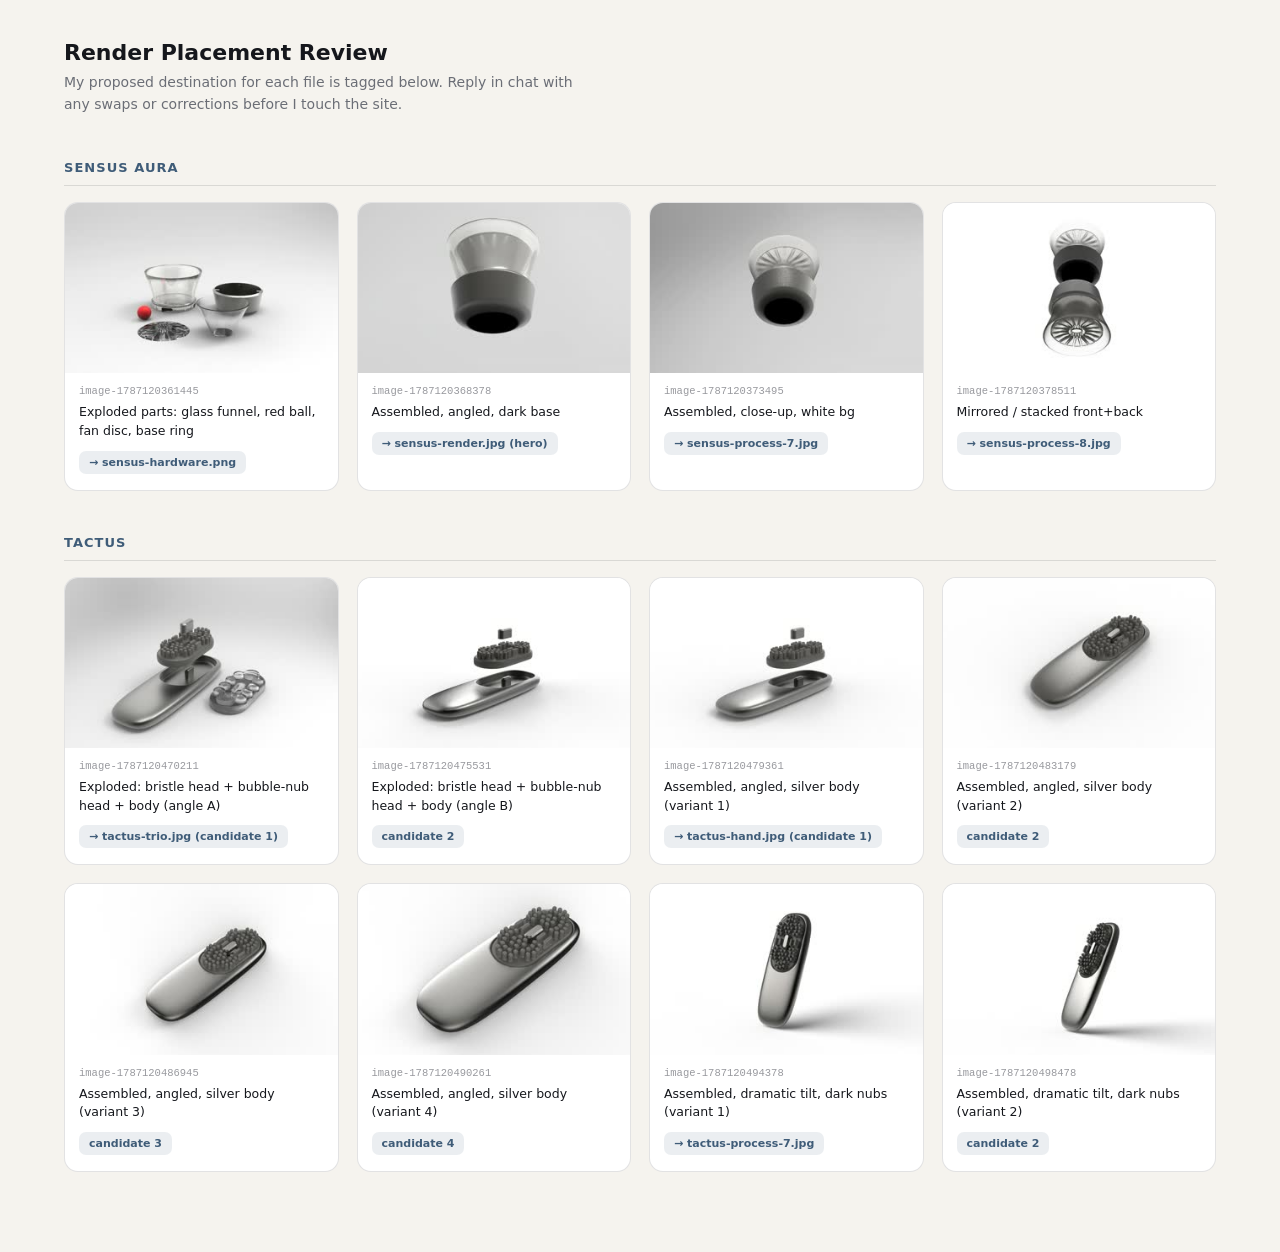
<file: review.html>
<!doctype html><html><head><meta charset="utf-8">
<title>Render Placement Review</title>
<style>
:root{
  --bg:#f5f3ee; --surface:#ffffff; --ink:#15171c; --muted:#6b6e76; --faint:#98999e;
  --line:rgba(21,23,28,.12); --accent:#3f5c78; --chip-bg:rgba(63,92,120,.10);
}
*{box-sizing:border-box;}
body{margin:0;background:var(--bg);color:var(--ink);font-family:ui-sans-serif,system-ui,Segoe UI,sans-serif;padding:40px 5vw 80px;}
h1{font-size:22px;font-weight:700;margin:0 0 6px;}
p.sub{color:var(--muted);font-size:14px;margin:0 0 36px;max-width:60ch;line-height:1.6;}
h2.group{font-size:13px;text-transform:uppercase;letter-spacing:.08em;color:var(--accent);font-weight:700;margin:44px 0 16px;border-bottom:1px solid var(--line);padding-bottom:10px;}
.grid{display:grid;grid-template-columns:repeat(auto-fill,minmax(220px,1fr));gap:18px;}
.card{background:var(--surface);border:1px solid var(--line);border-radius:14px;overflow:hidden;}
.card img{width:100%;display:block;aspect-ratio:16/10;object-fit:cover;background:#eee;}
.card .body{padding:12px 14px 16px;}
.card .fname{font-family:ui-monospace,Consolas,monospace;font-size:10.5px;color:var(--faint);word-break:break-all;}
.card .desc{font-size:12.5px;color:var(--ink);margin-top:6px;line-height:1.5;}
.card .dest{margin-top:10px;display:inline-block;font-size:11px;font-weight:700;color:var(--accent);background:var(--chip-bg);padding:5px 10px;border-radius:7px;}
</style></head><body>
<h1>Render Placement Review</h1>
<p class="sub">My proposed destination for each file is tagged below. Reply in chat with any swaps or corrections before I touch the site.</p>
<h2 class="group">Sensus Aura</h2><div class="grid">
<div class="card"><img src="[data-uri]" alt=""><div class="body"><div class="fname">image-1787120361445</div><div class="desc">Exploded parts: glass funnel, red ball, fan disc, base ring</div><div class="dest">→ sensus-hardware.png</div></div></div>
<div class="card"><img src="[data-uri]" alt=""><div class="body"><div class="fname">image-1787120368378</div><div class="desc">Assembled, angled, dark base</div><div class="dest">→ sensus-render.jpg (hero)</div></div></div>
<div class="card"><img src="[data-uri]" alt=""><div class="body"><div class="fname">image-1787120373495</div><div class="desc">Assembled, close-up, white bg</div><div class="dest">→ sensus-process-7.jpg</div></div></div>
<div class="card"><img src="[data-uri]" alt=""><div class="body"><div class="fname">image-1787120378511</div><div class="desc">Mirrored / stacked front+back</div><div class="dest">→ sensus-process-8.jpg</div></div></div>
</div><h2 class="group">Tactus</h2><div class="grid">
<div class="card"><img src="[data-uri]" alt=""><div class="body"><div class="fname">image-1787120470211</div><div class="desc">Exploded: bristle head + bubble-nub head + body (angle A)</div><div class="dest">→ tactus-trio.jpg (candidate 1)</div></div></div>
<div class="card"><img src="[data-uri]" alt=""><div class="body"><div class="fname">image-1787120475531</div><div class="desc">Exploded: bristle head + bubble-nub head + body (angle B)</div><div class="dest">candidate 2</div></div></div>
<div class="card"><img src="[data-uri]" alt=""><div class="body"><div class="fname">image-1787120479361</div><div class="desc">Assembled, angled, silver body (variant 1)</div><div class="dest">→ tactus-hand.jpg (candidate 1)</div></div></div>
<div class="card"><img src="[data-uri]" alt=""><div class="body"><div class="fname">image-1787120483179</div><div class="desc">Assembled, angled, silver body (variant 2)</div><div class="dest">candidate 2</div></div></div>
<div class="card"><img src="[data-uri]" alt=""><div class="body"><div class="fname">image-1787120486945</div><div class="desc">Assembled, angled, silver body (variant 3)</div><div class="dest">candidate 3</div></div></div>
<div class="card"><img src="[data-uri]" alt=""><div class="body"><div class="fname">image-1787120490261</div><div class="desc">Assembled, angled, silver body (variant 4)</div><div class="dest">candidate 4</div></div></div>
<div class="card"><img src="[data-uri]" alt=""><div class="body"><div class="fname">image-1787120494378</div><div class="desc">Assembled, dramatic tilt, dark nubs (variant 1)</div><div class="dest">→ tactus-process-7.jpg</div></div></div>
<div class="card"><img src="[data-uri]" alt=""><div class="body"><div class="fname">image-1787120498478</div><div class="desc">Assembled, dramatic tilt, dark nubs (variant 2)</div><div class="dest">candidate 2</div></div></div>
</div></body></html>
</file>
